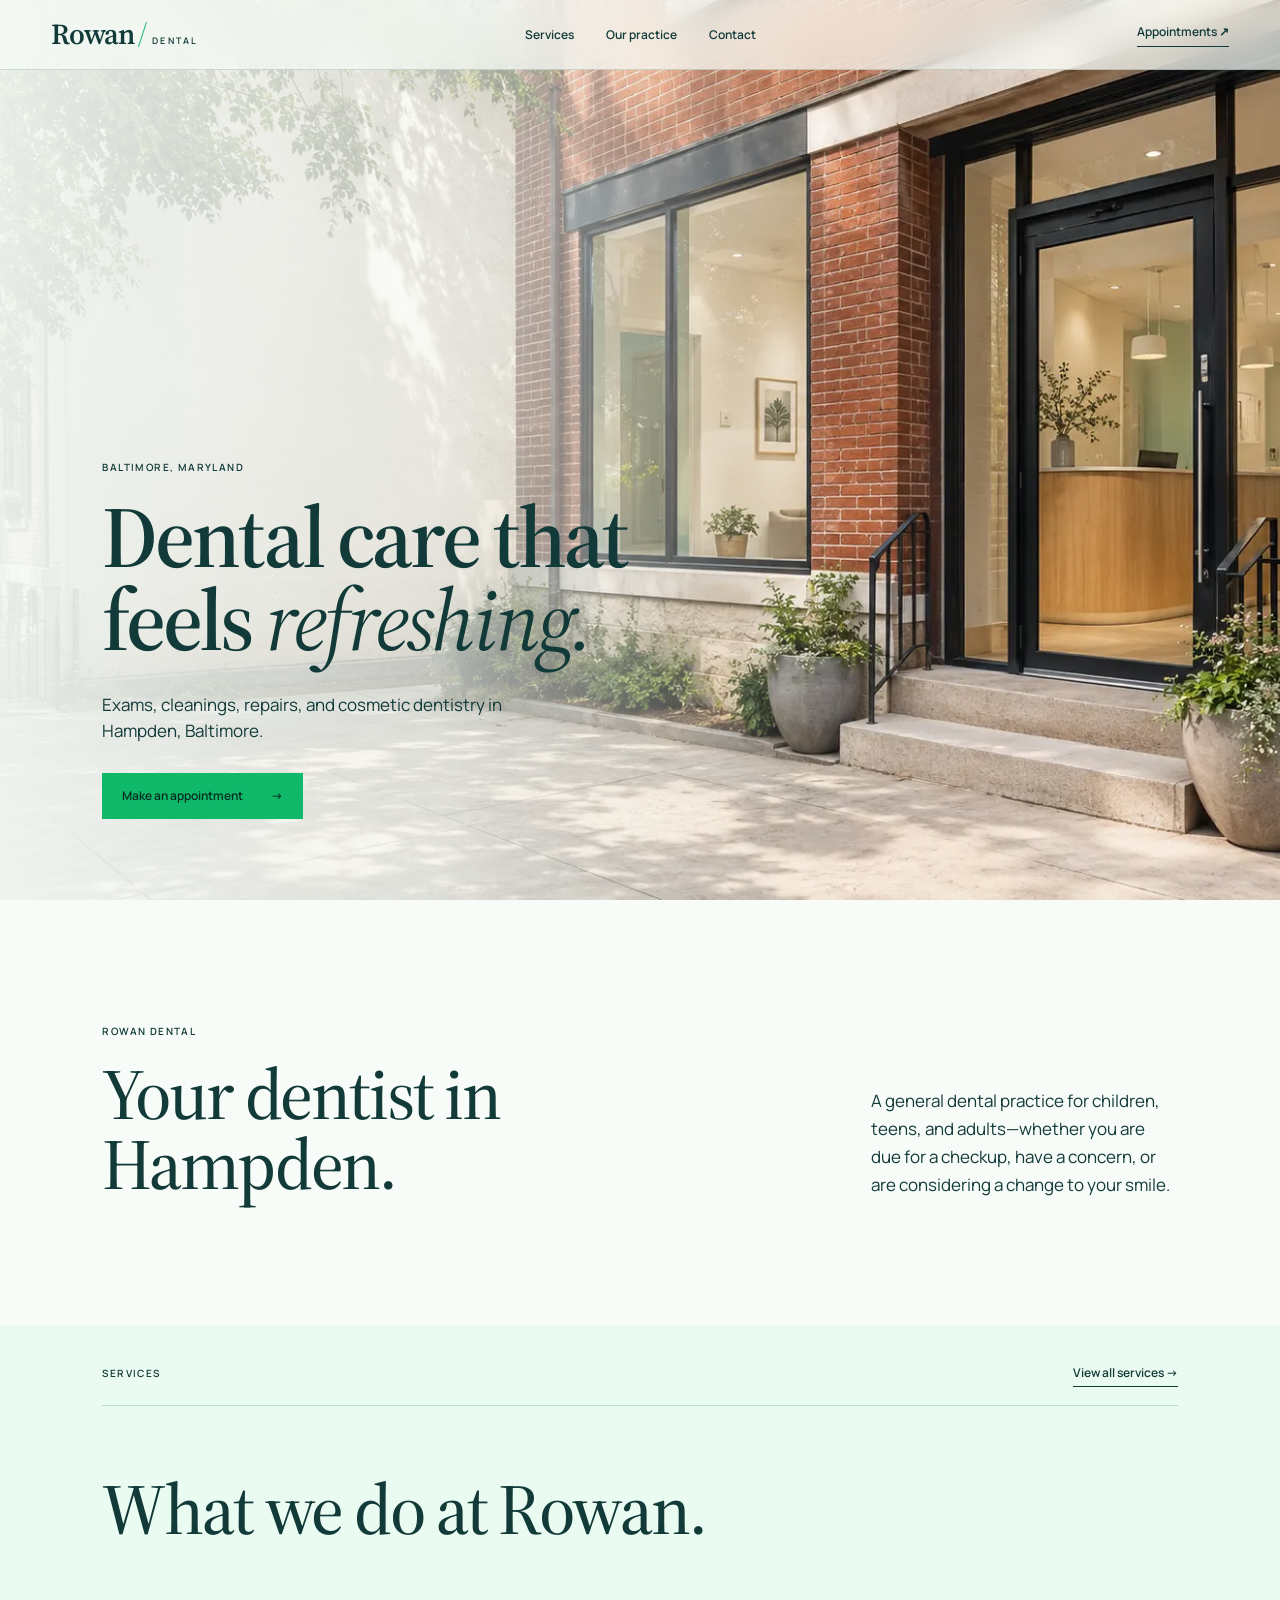
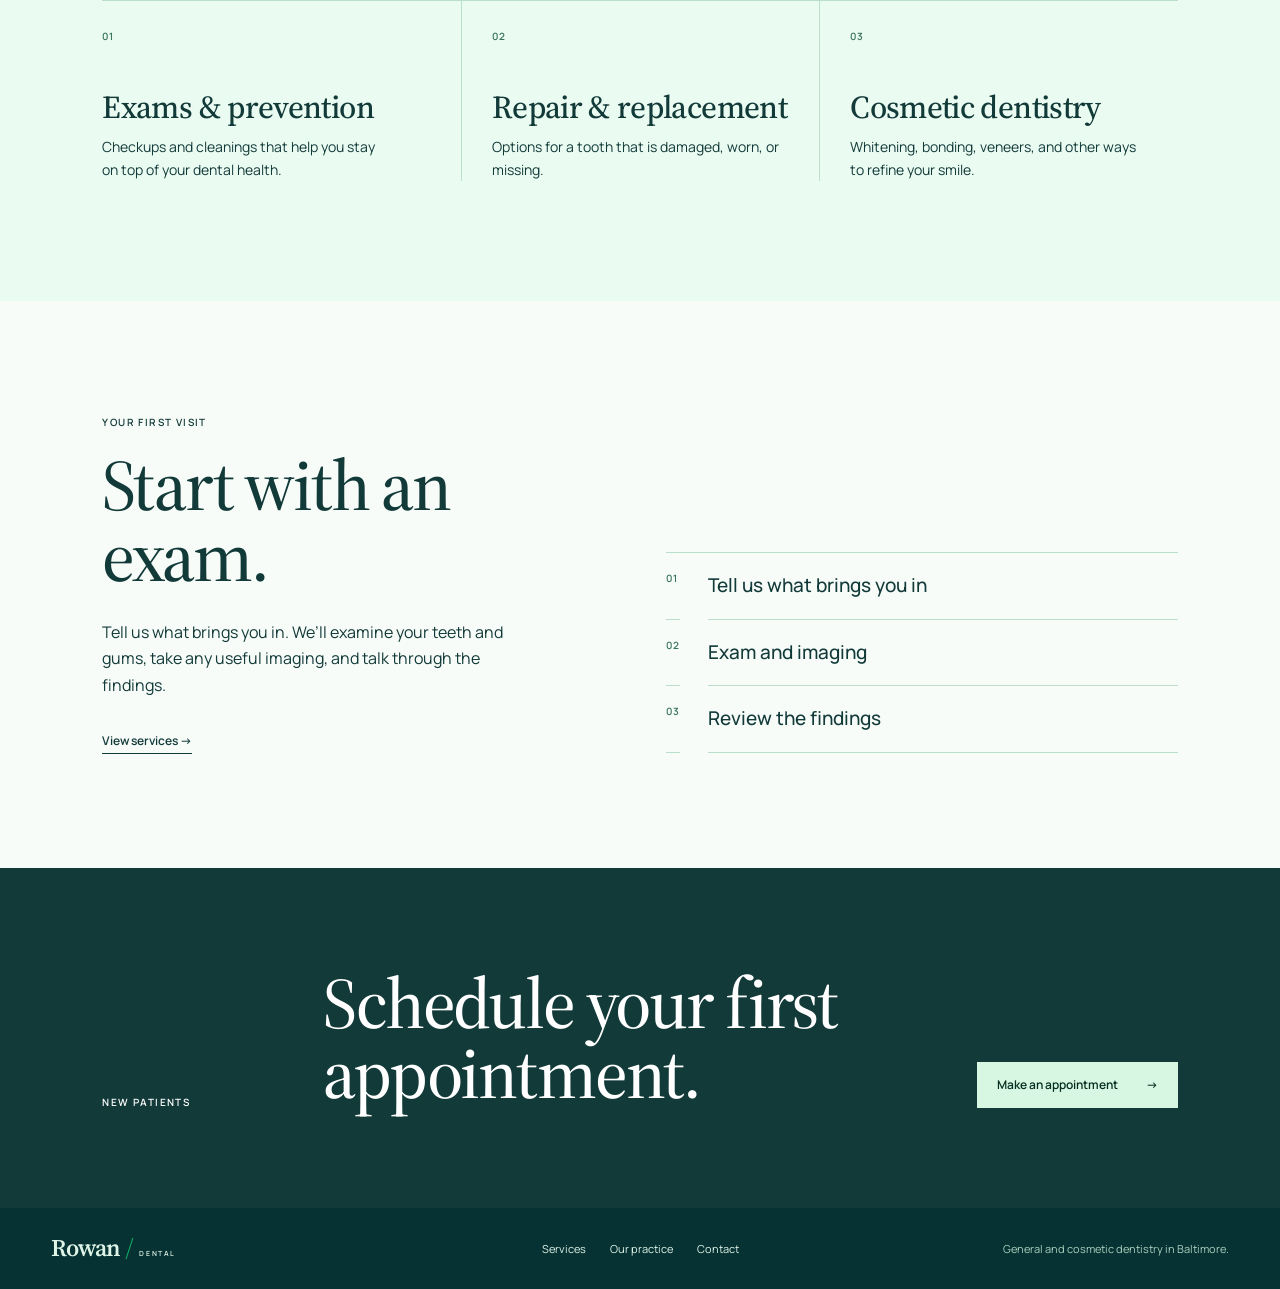
<file: projects/rowan-dental/index.html>
<!doctype html>
<html lang="en">
<head>
  <meta charset="utf-8">
  <meta name="viewport" content="width=device-width,initial-scale=1">
  <meta name="description" content="Rowan Dental provides preventive, restorative, and cosmetic dentistry in Baltimore.">
  <meta name="theme-color" content="#f4fbf6">
  <title>Rowan Dental — Dental care that feels refreshing.</title>
  <link rel="stylesheet" href="styles.css">
</head>
<body>
  <a class="skip-link" href="#main">Skip to content</a>
  <header class="site-header site-header-home">
    <a class="brand" href="index.html" aria-current="page" aria-label="Rowan Dental, home">
      <span class="brand-name">Rowan</span><span class="brand-rule" aria-hidden="true"></span><span class="brand-sub">Dental</span>
    </a>
    <nav aria-label="Primary navigation"><a href="care.html">Services</a><a href="practice.html">Our practice</a><a href="contact.html">Contact</a></nav>
    <a class="header-cta" href="contact.html">Appointments <span aria-hidden="true">↗</span></a>
  </header>

  <main id="main">
    <section class="hero">
      <img src="assets/rowan-home-v2.webp" alt="Sunlit entrance to Rowan Dental" fetchpriority="high">
      <div class="hero-shade"></div>
      <div class="hero-copy">
        <p class="eyebrow">Baltimore, Maryland</p>
        <h1>Dental care that feels <em>refreshing.</em></h1>
        <p class="hero-intro">Exams, cleanings, repairs, and cosmetic dentistry in Hampden, Baltimore.</p>
        <a class="button" href="contact.html">Make an appointment <span aria-hidden="true">→</span></a>
      </div>
    </section>

    <section class="intro section-shell">
      <p class="eyebrow">Rowan Dental</p>
      <div class="intro-grid"><h2>Your dentist in Hampden.</h2><p>A general dental practice for children, teens, and adults—whether you are due for a checkup, have a concern, or are considering a change to your smile.</p></div>
    </section>

    <section class="care-summary section-shell" aria-labelledby="care-heading">
      <div class="section-heading"><p class="eyebrow">Services</p><a href="care.html">View all services <span aria-hidden="true">→</span></a></div>
      <h2 id="care-heading">What we do at Rowan.</h2>
      <div class="care-grid">
        <article><span>01</span><h3>Exams &amp; prevention</h3><p>Checkups and cleanings that help you stay on top of your dental health.</p></article>
        <article><span>02</span><h3>Repair &amp; replacement</h3><p>Options for a tooth that is damaged, worn, or missing.</p></article>
        <article><span>03</span><h3>Cosmetic dentistry</h3><p>Whitening, bonding, veneers, and other ways to refine your smile.</p></article>
      </div>
    </section>

    <section class="consultation section-shell">
      <div class="consultation-copy"><p class="eyebrow">Your first visit</p><h2>Start with an exam.</h2><p>Tell us what brings you in. We’ll examine your teeth and gums, take any useful imaging, and talk through the findings.</p><a class="text-link" href="care.html">View services <span aria-hidden="true">→</span></a></div>
      <div class="consultation-detail"><span>01</span><p>Tell us what brings you in</p><span>02</span><p>Exam and imaging</p><span>03</span><p>Review the findings</p></div>
    </section>

    <section class="visit-strip"><div class="section-shell"><p class="eyebrow">New patients</p><h2>Schedule your first appointment.</h2><a class="button button-mint" href="contact.html">Make an appointment <span aria-hidden="true">→</span></a></div></section>
  </main>

  <footer class="site-footer">
    <a class="brand" href="index.html" aria-label="Rowan Dental, home"><span class="brand-name">Rowan</span><span class="brand-rule" aria-hidden="true"></span><span class="brand-sub">Dental</span></a>
    <div><a href="care.html">Services</a><a href="practice.html">Our practice</a><a href="contact.html">Contact</a></div><p>General and cosmetic dentistry in Baltimore.</p>
  </footer>
</body>
</html>
</file>
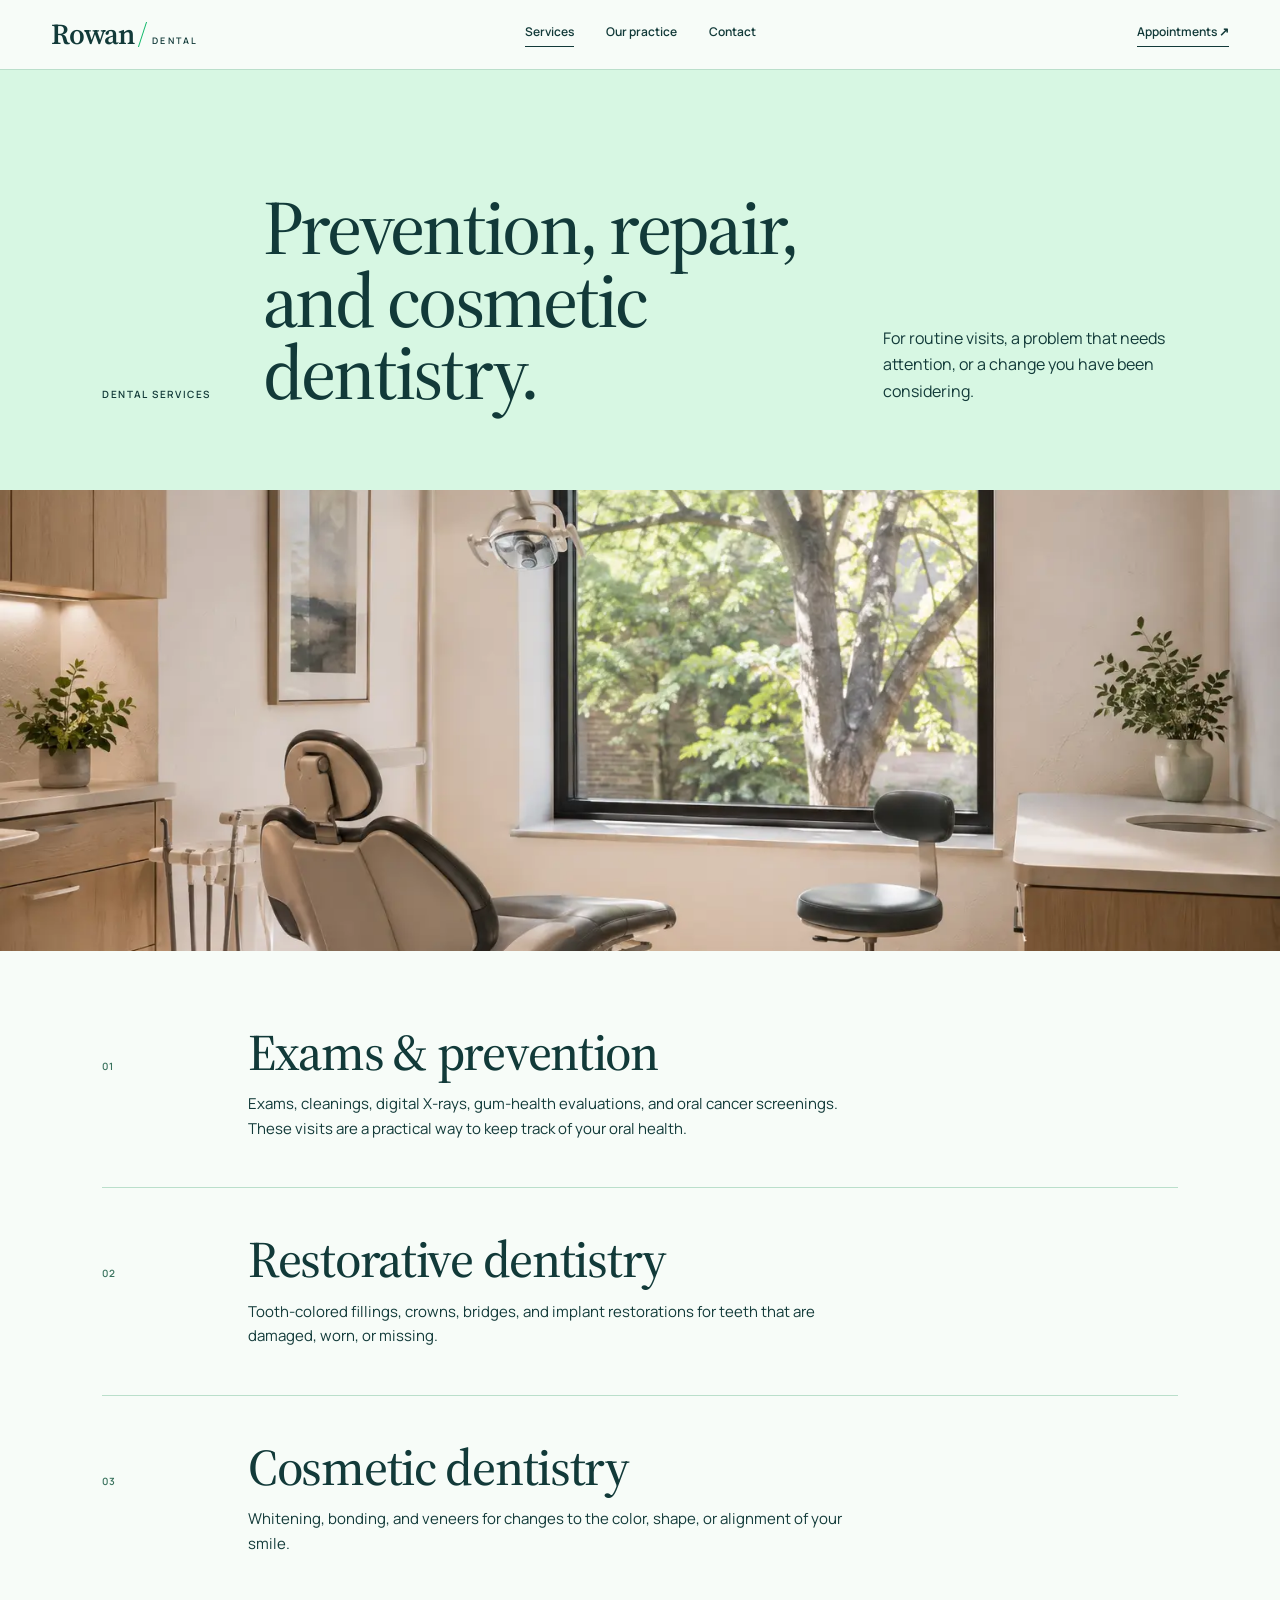
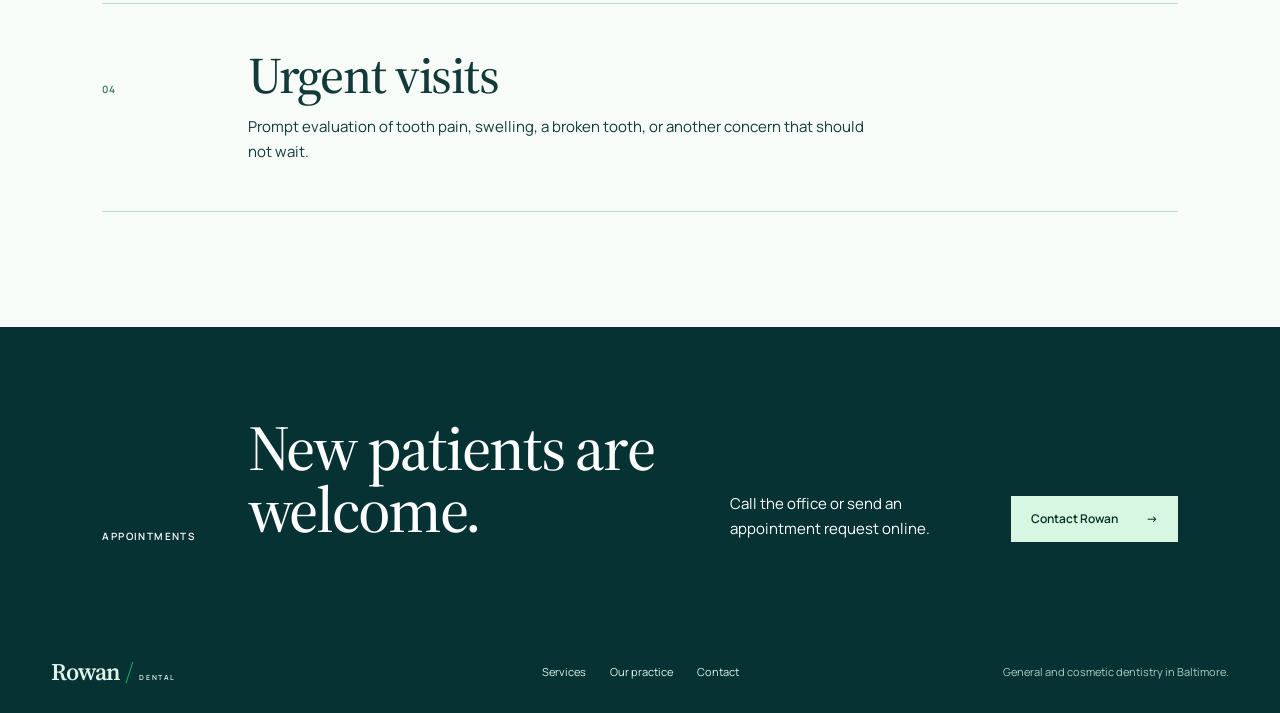
<file: projects/rowan-dental/care.html>
<!doctype html>
<html lang="en">
<head><meta charset="utf-8"><meta name="viewport" content="width=device-width,initial-scale=1"><meta name="description" content="Preventive, restorative, cosmetic, and urgent dental services at Rowan Dental in Baltimore."><title>Services — Rowan Dental</title><link rel="stylesheet" href="styles.css"></head>
<body>
  <a class="skip-link" href="#main">Skip to content</a>
  <header class="site-header site-header-light">
    <a class="brand" href="index.html" aria-label="Rowan Dental, home"><span class="brand-name">Rowan</span><span class="brand-rule" aria-hidden="true"></span><span class="brand-sub">Dental</span></a>
    <nav aria-label="Primary navigation"><a href="care.html" aria-current="page">Services</a><a href="practice.html">Our practice</a><a href="contact.html">Contact</a></nav><a class="header-cta" href="contact.html">Appointments <span aria-hidden="true">↗</span></a>
  </header>
  <main id="main">
    <section class="services-hero">
      <div class="services-hero-intro section-shell"><p class="eyebrow">Dental services</p><h1>Prevention, repair, and cosmetic dentistry.</h1><p>For routine visits, a problem that needs attention, or a change you have been considering.</p></div>
      <div class="services-hero-photo"><img src="assets/rowan-treatment-room.webp" alt="Bright treatment room at Rowan Dental" fetchpriority="high"></div>
    </section>
    <section class="service-list section-shell" aria-label="Dental services">
      <article><span>01</span><div><h2>Exams &amp; prevention</h2><p>Exams, cleanings, digital X-rays, gum-health evaluations, and oral cancer screenings. These visits are a practical way to keep track of your oral health.</p></div></article>
      <article><span>02</span><div><h2>Restorative dentistry</h2><p>Tooth-colored fillings, crowns, bridges, and implant restorations for teeth that are damaged, worn, or missing.</p></div></article>
      <article><span>03</span><div><h2>Cosmetic dentistry</h2><p>Whitening, bonding, and veneers for changes to the color, shape, or alignment of your smile.</p></div></article>
      <article><span>04</span><div><h2>Urgent visits</h2><p>Prompt evaluation of tooth pain, swelling, a broken tooth, or another concern that should not wait.</p></div></article>
    </section>
    <section class="care-ending"><div class="section-shell"><p class="eyebrow">Appointments</p><h2>New patients are welcome.</h2><p>Call the office or send an appointment request online.</p><a class="button button-mint" href="contact.html">Contact Rowan <span aria-hidden="true">→</span></a></div></section>
  </main>
  <footer class="site-footer"><a class="brand" href="index.html" aria-label="Rowan Dental, home"><span class="brand-name">Rowan</span><span class="brand-rule" aria-hidden="true"></span><span class="brand-sub">Dental</span></a><div><a href="care.html">Services</a><a href="practice.html">Our practice</a><a href="contact.html">Contact</a></div><p>General and cosmetic dentistry in Baltimore.</p></footer>
</body>
</html>
</file>
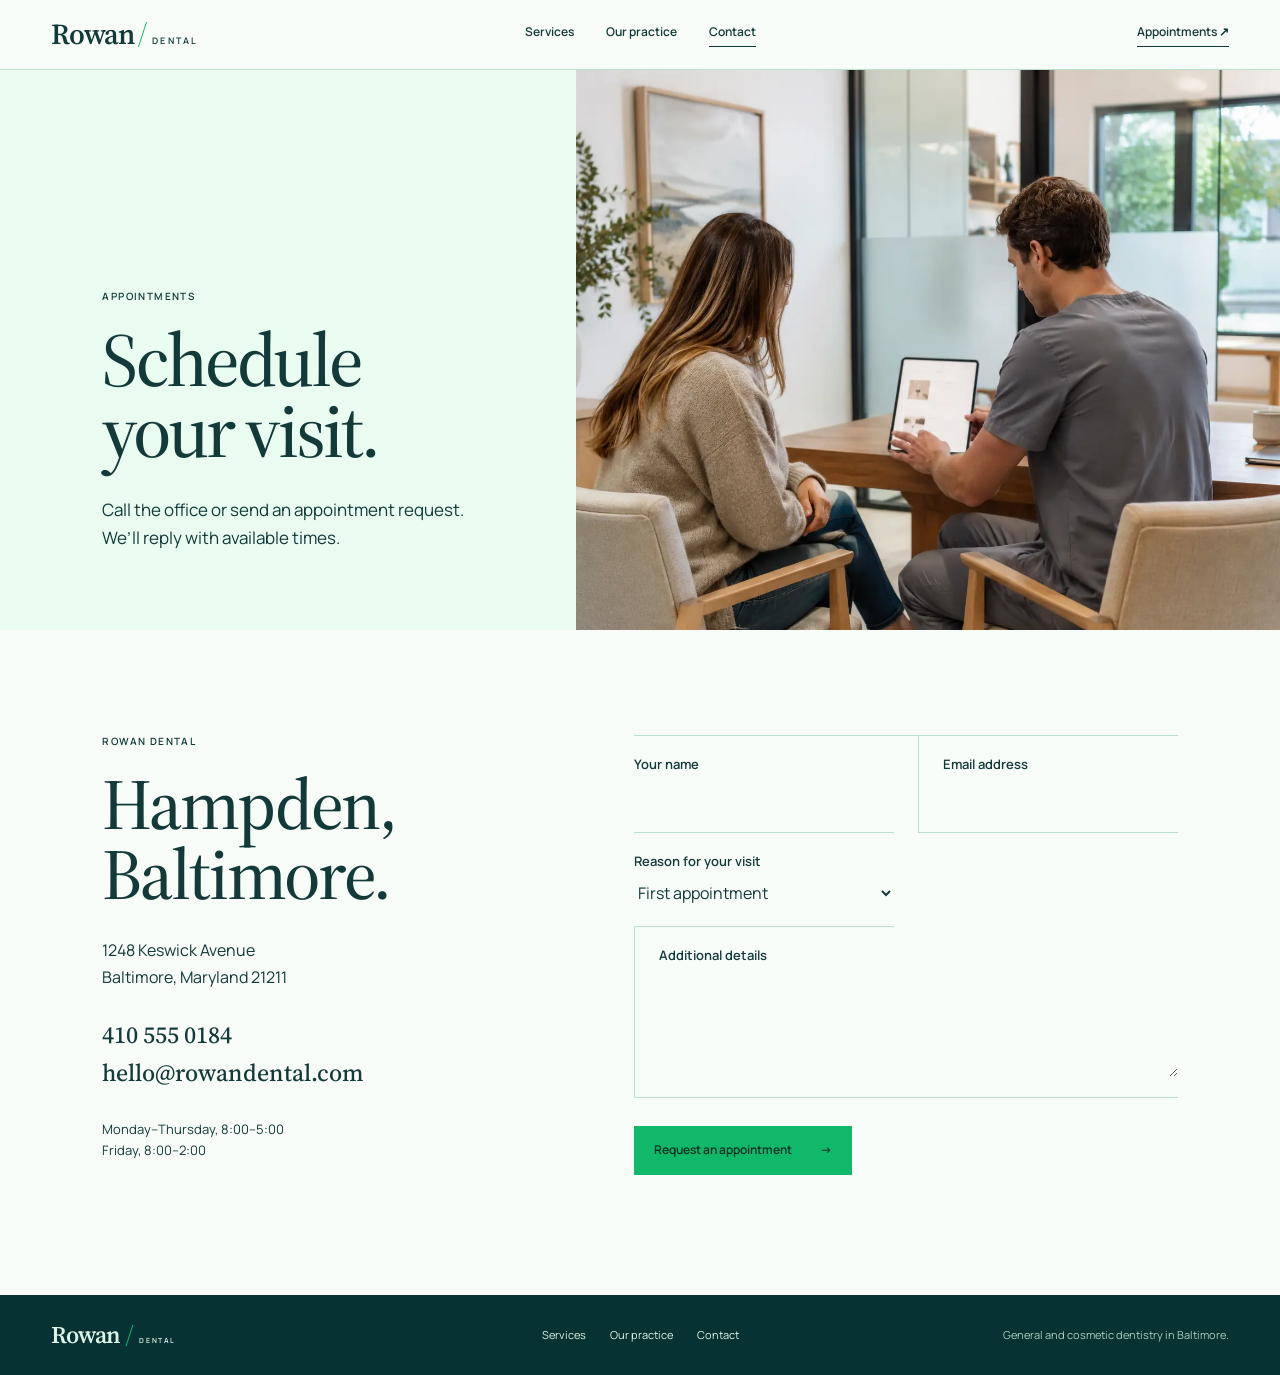
<file: projects/rowan-dental/contact.html>
<!doctype html>
<html lang="en">
<head><meta charset="utf-8"><meta name="viewport" content="width=device-width,initial-scale=1"><meta name="description" content="Request an appointment with Rowan Dental in Hampden, Baltimore."><title>Contact — Rowan Dental</title><link rel="stylesheet" href="styles.css"></head>
<body>
  <a class="skip-link" href="#main">Skip to content</a>
  <header class="site-header site-header-light">
    <a class="brand" href="index.html" aria-label="Rowan Dental, home"><span class="brand-name">Rowan</span><span class="brand-rule" aria-hidden="true"></span><span class="brand-sub">Dental</span></a>
    <nav aria-label="Primary navigation"><a href="care.html">Services</a><a href="practice.html">Our practice</a><a href="contact.html" aria-current="page">Contact</a></nav><a class="header-cta" href="contact.html">Appointments <span aria-hidden="true">↗</span></a>
  </header>
  <main id="main">
    <section class="contact-hero section-shell">
      <div><p class="eyebrow">Appointments</p><h1>Schedule your visit.</h1><p>Call the office or send an appointment request. We’ll reply with available times.</p></div>
      <img src="assets/rowan-consultation.webp" alt="Patient speaking with a Rowan Dental clinician" fetchpriority="high">
    </section>
    <section class="contact-page section-shell"><div class="contact-details"><p class="eyebrow">Rowan Dental</p><h2>Hampden, Baltimore.</h2><p>1248 Keswick Avenue<br>Baltimore, Maryland 21211</p><p class="contact-links"><a class="big-link" href="tel:+14105550184">410 555 0184</a><a class="big-link" href="mailto:hello@rowandental.com">hello@rowandental.com</a></p><p class="small-copy">Monday–Thursday, 8:00–5:00<br>Friday, 8:00–2:00</p></div><form class="contact-form"><label>Your name<input type="text" name="name" autocomplete="name"></label><label>Email address<input type="email" name="email" autocomplete="email"></label><label>Reason for your visit<select name="reason"><option>First appointment</option><option>Exam or cleaning</option><option>Restorative or cosmetic treatment</option><option>Urgent visit</option><option>Something else</option></select></label><label class="full">Additional details<textarea name="message" rows="4"></textarea></label><button class="button" type="submit">Request an appointment <span aria-hidden="true">→</span></button></form></section>
  </main>
  <footer class="site-footer"><a class="brand" href="index.html" aria-label="Rowan Dental, home"><span class="brand-name">Rowan</span><span class="brand-rule" aria-hidden="true"></span><span class="brand-sub">Dental</span></a><div><a href="care.html">Services</a><a href="practice.html">Our practice</a><a href="contact.html">Contact</a></div><p>General and cosmetic dentistry in Baltimore.</p></footer>
</body>
</html>
</file>
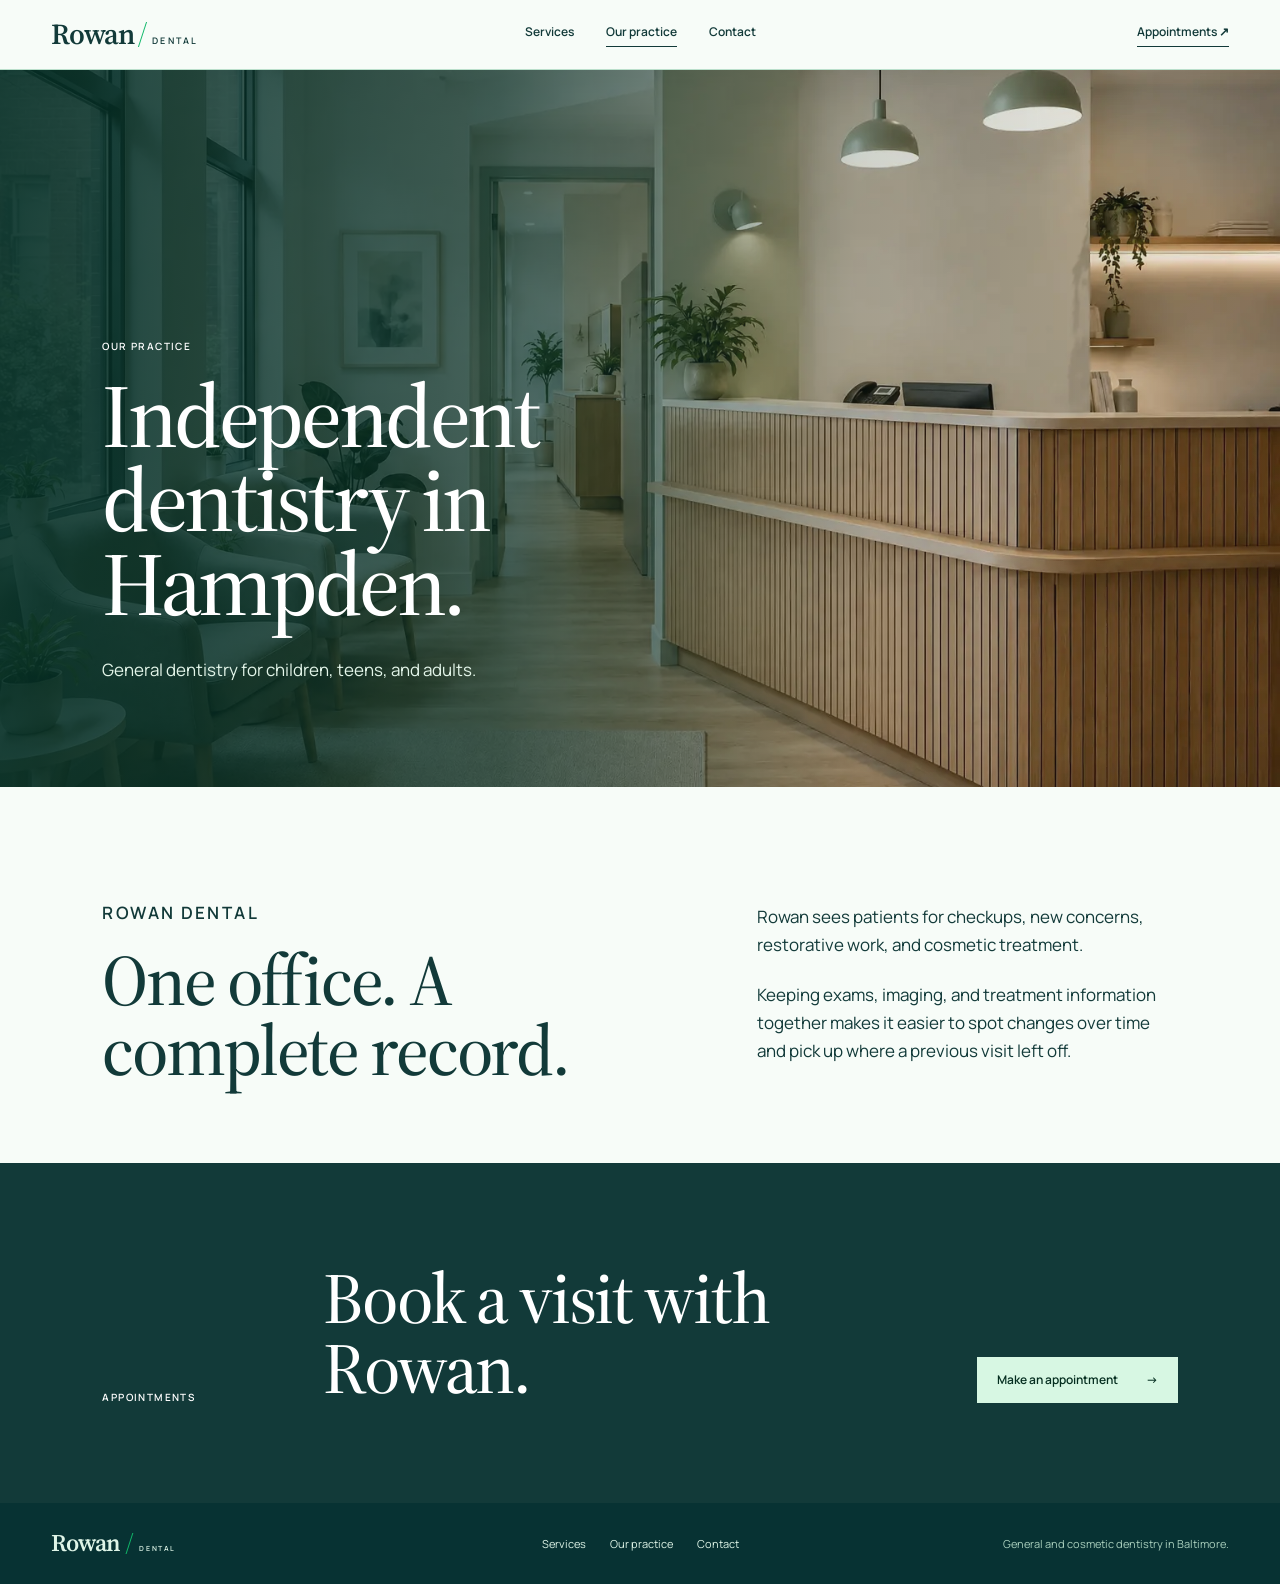
<file: projects/rowan-dental/practice.html>
<!doctype html>
<html lang="en">
<head><meta charset="utf-8"><meta name="viewport" content="width=device-width,initial-scale=1"><meta name="description" content="About Rowan Dental, an independent dental practice in Hampden, Baltimore."><title>Our Practice — Rowan Dental</title><link rel="stylesheet" href="styles.css?v=4"></head>
<body>
  <a class="skip-link" href="#main">Skip to content</a>
  <header class="site-header site-header-light">
    <a class="brand" href="index.html" aria-label="Rowan Dental, home"><span class="brand-name">Rowan</span><span class="brand-rule" aria-hidden="true"></span><span class="brand-sub">Dental</span></a>
    <nav aria-label="Primary navigation"><a href="care.html">Services</a><a href="practice.html" aria-current="page">Our practice</a><a href="contact.html">Contact</a></nav><a class="header-cta" href="contact.html">Appointments <span aria-hidden="true">↗</span></a>
  </header>
  <main id="main">
    <section class="practice-image practice-image-hero">
      <img src="assets/rowan-practice-v3.webp" alt="Reception and waiting area at Rowan Dental" fetchpriority="high">
      <div class="practice-hero-copy section-shell"><p class="eyebrow">Our practice</p><h1>Independent dentistry in Hampden.</h1><p>General dentistry for children, teens, and adults.</p></div>
    </section>
    <section class="practice-story section-shell"><div><p class="eyebrow">Rowan Dental</p><h2>One office. A complete record.</h2></div><div><p>Rowan sees patients for checkups, new concerns, restorative work, and cosmetic treatment.</p><p>Keeping exams, imaging, and treatment information together makes it easier to spot changes over time and pick up where a previous visit left off.</p></div></section>
    <section class="visit-strip"><div class="section-shell"><p class="eyebrow">Appointments</p><h2>Book a visit with Rowan.</h2><a class="button button-mint" href="contact.html">Make an appointment <span aria-hidden="true">→</span></a></div></section>
  </main>
  <footer class="site-footer"><a class="brand" href="index.html" aria-label="Rowan Dental, home"><span class="brand-name">Rowan</span><span class="brand-rule" aria-hidden="true"></span><span class="brand-sub">Dental</span></a><div><a href="care.html">Services</a><a href="practice.html">Our practice</a><a href="contact.html">Contact</a></div><p>General and cosmetic dentistry in Baltimore.</p></footer>
</body>
</html>
</file>
<file: projects/rowan-dental/styles.css>
@import url('https://fonts.googleapis.com/css2?family=Manrope:wght@400;500;600&family=Source+Serif+4:ital,wght@0,400;0,500;0,600;1,400&display=swap');

:root{
  --ink:#123a39;
  --evergreen:#073233;
  --accent:#10b86a;
  --mint:#d7f7e3;
  --mint-soft:#eafbf1;
  --paper:#f7fcf8;
  --warm:#f4f0e8;
  --line:#badfcb;
  --display:'Source Serif 4',Georgia,serif;
  --hero-display:'Source Serif 4',Georgia,serif;
  --sans:'Manrope',Arial,sans-serif;
}

*{box-sizing:border-box}
html{background:var(--paper);scroll-behavior:smooth}
body{margin:0;background:var(--paper);color:var(--ink);font:15px/1.65 var(--sans);-webkit-font-smoothing:antialiased}
img{display:block;max-width:100%}
a{color:inherit}
.skip-link{position:fixed;z-index:20;top:12px;left:50%;transform:translate(-50%,-200%);padding:10px 15px;background:var(--ink);color:white;text-decoration:none}
.skip-link:focus{transform:translate(-50%,0)}
:focus-visible{outline:2px solid var(--ink);outline-offset:4px}

.site-header{position:absolute;z-index:5;top:0;right:0;left:0;display:grid;grid-template-columns:1fr auto 1fr;align-items:center;padding:22px clamp(22px,4vw,66px);color:var(--ink);font-size:12px;font-weight:600}
.site-header nav{display:flex;gap:32px}
.site-header a{text-decoration:none}
.site-header nav a[aria-current=page]{border-bottom:1px solid currentColor;padding-bottom:4px}
.header-cta{justify-self:end;border-bottom:1px solid currentColor;padding-bottom:4px}
.site-header-home{background:rgba(247,252,248,.72);border-bottom:1px solid rgba(18,58,57,.16);backdrop-filter:blur(16px) saturate(1.15);-webkit-backdrop-filter:blur(16px) saturate(1.15)}
.site-header-light{position:relative;background:var(--paper);border-bottom:1px solid var(--line)}
.brand{display:inline-flex;align-items:baseline;gap:9px;width:max-content;color:var(--ink);text-decoration:none}
.brand-name{font:600 29px/.86 var(--display);letter-spacing:-.04em}
.brand-rule{align-self:stretch;width:1px;min-height:22px;background:var(--accent);transform:skew(-18deg)}
.brand-sub{font:600 9px/1 var(--sans);letter-spacing:.23em;text-transform:uppercase}

.section-shell{padding-right:clamp(22px,8vw,128px);padding-left:clamp(22px,8vw,128px)}
.eyebrow{margin:0 0 22px;font:600 10px/1.2 var(--sans);letter-spacing:.14em;text-transform:uppercase}
.button{display:inline-flex;align-items:center;gap:28px;width:max-content;padding:15px 19px;background:var(--accent);border:1px solid var(--accent);color:#052e20;font:600 12px/1.2 var(--sans);text-decoration:none}
.button-mint{background:var(--mint);border-color:var(--mint)}
.text-link,.section-heading a{font-size:12px;font-weight:600;text-decoration:none;border-bottom:1px solid currentColor;padding-bottom:4px}

.hero{position:relative;min-height:740px;height:100svh;max-height:960px;overflow:hidden}
.hero>img{width:100%;height:100%;object-fit:cover;object-position:center}
.hero-shade{position:absolute;inset:0;background:linear-gradient(90deg,rgba(247,252,248,.93) 0%,rgba(247,252,248,.72) 34%,rgba(247,252,248,.08) 64%,transparent 82%)}
.hero-copy{position:absolute;bottom:clamp(58px,9vh,105px);left:clamp(22px,8vw,128px);max-width:630px}
.hero h1,.image-hero h1{margin:0;font:600 clamp(62px,6.8vw,102px)/.96 var(--hero-display);letter-spacing:-.035em}
.hero h1 em{font-style:italic;font-weight:400}
.hero-intro{max-width:455px;margin:30px 0 28px;font-size:17px;line-height:1.55}
.hero-note{position:absolute;right:clamp(22px,4vw,66px);bottom:28px;font:600 9px/1 var(--sans);letter-spacing:.14em;text-transform:uppercase}

.intro{padding-top:125px;padding-bottom:125px}
.intro-grid{display:grid;grid-template-columns:1.15fr .55fr;gap:10vw;align-items:end}
.intro h2,.care-summary h2,.consultation h2,.visit-strip h2,.practice-story h2,.contact-page h2,.care-ending h2{margin:0;font:500 clamp(46px,5.6vw,82px)/.98 var(--display);letter-spacing:-.03em}
.intro-grid p{max-width:380px;margin:0;font-size:17px}

.care-summary{padding-top:38px;padding-bottom:120px;background:var(--mint-soft)}
.section-heading{display:flex;justify-content:space-between;align-items:baseline;border-bottom:1px solid var(--line);padding-bottom:18px}
.section-heading .eyebrow{margin:0}
.care-summary h2{max-width:870px;margin:68px 0 55px}
.care-grid{display:grid;grid-template-columns:repeat(3,1fr);border-top:1px solid var(--line)}
.care-grid article{padding:22px 30px 0 0}
.care-grid article+article{border-left:1px solid var(--line);padding-left:30px}
.care-grid span,.service-list article>span,.consultation-detail span{font:600 10px/1 var(--sans);letter-spacing:.1em;text-transform:uppercase;color:#39725d}
.care-grid h3{margin:44px 0 12px;font:500 32px/1 var(--display);letter-spacing:-.02em}
.care-grid p{max-width:290px;margin:0;font-size:14px}

.consultation{display:grid;grid-template-columns:.85fr 1fr;gap:clamp(55px,10vw,165px);align-items:end;padding-top:115px;padding-bottom:115px}
.consultation-copy h2{max-width:620px;margin-bottom:28px}
.consultation-copy>p:not(.eyebrow){max-width:500px;margin:0 0 30px;font-size:16px}
.consultation-detail{display:grid;grid-template-columns:auto 1fr;gap:0 28px;border-top:1px solid var(--line)}
.consultation-detail span,.consultation-detail p{padding:20px 0;border-bottom:1px solid var(--line)}
.consultation-detail p{margin:0;font:500 19px/1.35 var(--sans)}

.visit-strip{background:var(--ink);color:white;padding:100px 0}
.visit-strip .section-shell{display:grid;grid-template-columns:.3fr 1fr auto;gap:35px;align-items:end}
.visit-strip .eyebrow{margin:0}
.visit-strip h2{max-width:650px}

.practice-hero{padding-top:128px;padding-bottom:124px;background:var(--warm)}
.practice-hero h1{max-width:900px;margin:0;font:500 clamp(62px,7vw,106px)/.94 var(--display);letter-spacing:-.04em}
.practice-hero>p:last-child{max-width:455px;margin:32px 0 0;font-size:17px}

.services-hero{background:var(--mint)}
.services-hero-intro{display:grid;grid-template-columns:.23fr 1.2fr .62fr;column-gap:clamp(26px,4vw,68px);align-items:end;min-height:420px;padding-top:115px;padding-bottom:82px}
.services-hero-intro .eyebrow{grid-column:1;grid-row:1;margin:0 0 8px}
.services-hero-intro h1{grid-column:2;grid-row:1;margin:0;font:500 clamp(54px,6vw,92px)/.94 var(--display);letter-spacing:-.035em}
.services-hero-intro>p:last-child{grid-column:3;grid-row:1;max-width:305px;margin:0 0 4px;font-size:16px}
.services-hero-photo{height:clamp(360px,36vw,520px);overflow:hidden}
.services-hero-photo img{width:100%;height:100%;object-fit:cover;object-position:center 53%}

.service-list{padding-top:30px;padding-bottom:115px}
.service-list article{display:grid;grid-template-columns:.12fr 1fr;gap:34px;align-items:baseline;padding:46px 0;border-bottom:1px solid var(--line)}
.service-list h2{margin:0 0 14px;font:500 clamp(38px,4vw,58px)/1 var(--display);letter-spacing:-.025em}
.service-list p{max-width:620px;margin:0}
.care-ending{padding:90px 0;background:var(--evergreen);color:white}
.care-ending .section-shell{display:grid;grid-template-columns:.25fr 1fr .55fr auto;gap:34px;align-items:end}
.care-ending .eyebrow,.care-ending p{margin:0}
.care-ending h2{font-size:clamp(44px,5vw,72px)}

.practice-story{display:grid;grid-template-columns:1fr .8fr;gap:10vw;padding-top:116px;padding-bottom:76px}
.practice-story h2{max-width:600px}
.practice-story p{max-width:535px;margin:0 0 22px;font-size:17px}
.practice-image{padding-bottom:105px}
.practice-image img{width:100%;height:clamp(300px,40vw,520px);object-fit:cover;object-position:center 56%;filter:saturate(.88) contrast(.96)}
.practice-image-hero{position:relative;overflow:hidden;padding:0;background:var(--evergreen);color:white}
.practice-image-hero img{height:clamp(500px,56vw,760px);object-position:center 56%}
.practice-image-hero::after{content:"";position:absolute;inset:0;background:linear-gradient(90deg,rgba(5,47,37,.9) 0%,rgba(5,47,37,.68) 39%,rgba(5,47,37,.17) 67%,rgba(5,47,37,.03) 100%)}
.practice-hero-copy{position:absolute;z-index:1;bottom:clamp(48px,8vw,110px);left:0;max-width:780px}
.practice-hero-copy .eyebrow{margin-bottom:22px}
.practice-hero-copy h1{max-width:690px;margin:0;font:500 clamp(62px,7vw,106px)/.94 var(--display);letter-spacing:-.04em}
.practice-hero-copy>p:last-child{max-width:405px;margin:30px 0 0;font-size:17px;color:#e3f5e9}
.contact-hero{display:grid;grid-template-columns:minmax(0,.9fr) minmax(0,1.1fr);align-items:stretch;background:var(--mint-soft);padding:0}
.contact-hero>div{display:flex;flex-direction:column;justify-content:flex-end;padding:78px clamp(32px,6vw,96px) 78px clamp(22px,8vw,128px)}
.contact-hero h1{max-width:570px;margin:0;font:500 clamp(54px,5.9vw,86px)/.94 var(--display);letter-spacing:-.04em}
.contact-hero p:last-child{max-width:430px;margin:30px 0 0;font-size:17px}
.contact-hero>img{width:100%;min-height:560px;height:100%;object-fit:cover;object-position:center}
.contact-page{display:grid;grid-template-columns:.72fr 1fr;gap:11vw;padding-top:105px;padding-bottom:120px}
.contact-page h2{margin-bottom:28px}
.contact-details>p:not(.eyebrow){font-size:16px}
.small-copy{font-size:13px!important}
.contact-links{display:flex;flex-direction:column;align-items:flex-start;gap:3px;margin:28px 0}
.big-link{white-space:nowrap;font:500 24px/1.45 var(--display);text-decoration:none}
.contact-form{display:grid;grid-template-columns:1fr 1fr;gap:0 24px;border-top:1px solid var(--line)}
.contact-form label{display:grid;gap:10px;padding:20px 0;border-bottom:1px solid var(--line);font:600 13px/1.3 var(--sans)}
.contact-form label:nth-child(even){border-left:1px solid var(--line);padding-left:24px}
.contact-form .full{grid-column:1/-1}
.contact-form input,.contact-form select,.contact-form textarea{width:100%;border:0;background:transparent;color:var(--ink);font:400 16px/1.5 var(--sans);outline:none}
.contact-form textarea{resize:vertical}
.contact-form button{margin-top:28px;cursor:pointer}

.site-footer{display:grid;grid-template-columns:1fr auto 1fr;align-items:center;gap:30px;padding:30px clamp(22px,4vw,66px);background:var(--evergreen);color:#def4e7;font-size:11px}
.site-footer .brand{color:#def4e7}
.site-footer .brand-name{font-size:24px}
.site-footer .brand-rule{min-height:18px}
.site-footer .brand-sub{font-size:7px}
.site-footer>div{display:flex;gap:24px}
.site-footer a{text-decoration:none}
.site-footer p{justify-self:end;margin:0;color:#a9cfbd}

@media(max-width:920px){
  .hero-shade{background:linear-gradient(90deg,rgba(247,252,248,.94),rgba(247,252,248,.66) 50%,rgba(247,252,248,.12) 78%)}
  .services-hero-intro{grid-template-columns:.18fr 1.1fr .72fr}
  .service-list article{grid-template-columns:.1fr 1fr}
  .care-ending .section-shell{grid-template-columns:.25fr 1fr auto}.care-ending .section-shell>p:not(.eyebrow){display:none}
}

@media(max-width:760px){
  .site-header{grid-template-columns:1fr auto;padding:17px 20px}
  .site-header-light{position:relative}
  .site-header nav{display:none}
  .header-cta{font-size:11px}
  .brand-name{font-size:22px}.brand-sub{font-size:7px}
  .hero{min-height:720px;height:92svh}
  .hero>img{object-position:62% center}
  .hero-shade{background:linear-gradient(90deg,rgba(247,252,248,.96),rgba(247,252,248,.69) 68%,rgba(247,252,248,.12))}
  .hero-copy{right:22px;bottom:55px;left:22px}
  .hero h1,.image-hero h1{font-size:clamp(53px,15vw,78px);line-height:.96}
  .hero-intro{max-width:360px;font-size:15px}
  .hero-note{display:none}
  .intro{padding-top:78px;padding-bottom:78px}
  .intro-grid,.consultation,.practice-story,.contact-page{grid-template-columns:1fr;gap:34px}
  .intro h2,.care-summary h2,.consultation h2,.visit-strip h2,.practice-story h2,.contact-page h2,.care-ending h2{font-size:clamp(43px,12vw,62px)}
  .care-summary{padding-top:27px;padding-bottom:72px}
  .care-summary h2{margin:48px 0 32px}
  .care-grid{grid-template-columns:1fr}
  .care-grid article,.care-grid article+article{border-left:0;border-bottom:1px solid var(--line);padding:22px 0}
  .care-grid h3{margin-top:28px}
  .consultation{padding-top:75px;padding-bottom:75px}
  .visit-strip{padding:72px 0}
  .visit-strip .section-shell{grid-template-columns:1fr;gap:25px}
  .practice-hero{padding-top:78px;padding-bottom:76px}
  .practice-hero h1{font-size:clamp(53px,14vw,74px)}
  .practice-image{padding-bottom:72px}
  .practice-image img{height:50svh;min-height:320px}
  .practice-image-hero{padding:0}
  .practice-image-hero img{height:68svh;min-height:500px;object-position:65% center}
  .practice-image-hero::after{background:linear-gradient(90deg,rgba(5,47,37,.93),rgba(5,47,37,.64) 62%,rgba(5,47,37,.18))}
  .practice-hero-copy{right:22px;bottom:52px;left:0;max-width:none}
  .practice-hero-copy h1{font-size:clamp(52px,14vw,74px)}
  .contact-hero{grid-template-columns:1fr}
  .contact-hero>div{order:2;padding:64px 22px 70px}
  .contact-hero>img{order:1;min-height:340px;height:46svh}
  .contact-hero h1{font-size:clamp(50px,13vw,70px)}
  .services-hero-intro{display:block;min-height:0;padding-top:65px;padding-bottom:58px}
  .services-hero-intro .eyebrow{margin:0 0 22px}
  .services-hero-intro h1{font-size:clamp(48px,13vw,68px)}
  .services-hero-intro>p:last-child{margin:26px 0 0;font-size:15px}
  .services-hero-photo{height:43svh;min-height:320px}
  .service-list{padding-top:0;padding-bottom:75px}
  .service-list article{grid-template-columns:1fr;gap:16px;padding:32px 0}
  .service-list h2{font-size:46px}
  .care-ending{padding:68px 0}
  .care-ending .section-shell{grid-template-columns:1fr;gap:24px}
  .practice-story{padding-top:76px;padding-bottom:72px}
  .contact-page{padding-top:72px;padding-bottom:78px}
  .big-link{font-size:21px}
  .contact-form{grid-template-columns:1fr}
  .contact-form label:nth-child(even){border-left:0;padding-left:0}
  .contact-form .full{grid-column:auto}
  .site-footer{grid-template-columns:1fr;padding:30px 22px}
  .site-footer p{justify-self:start}
}
</file>
